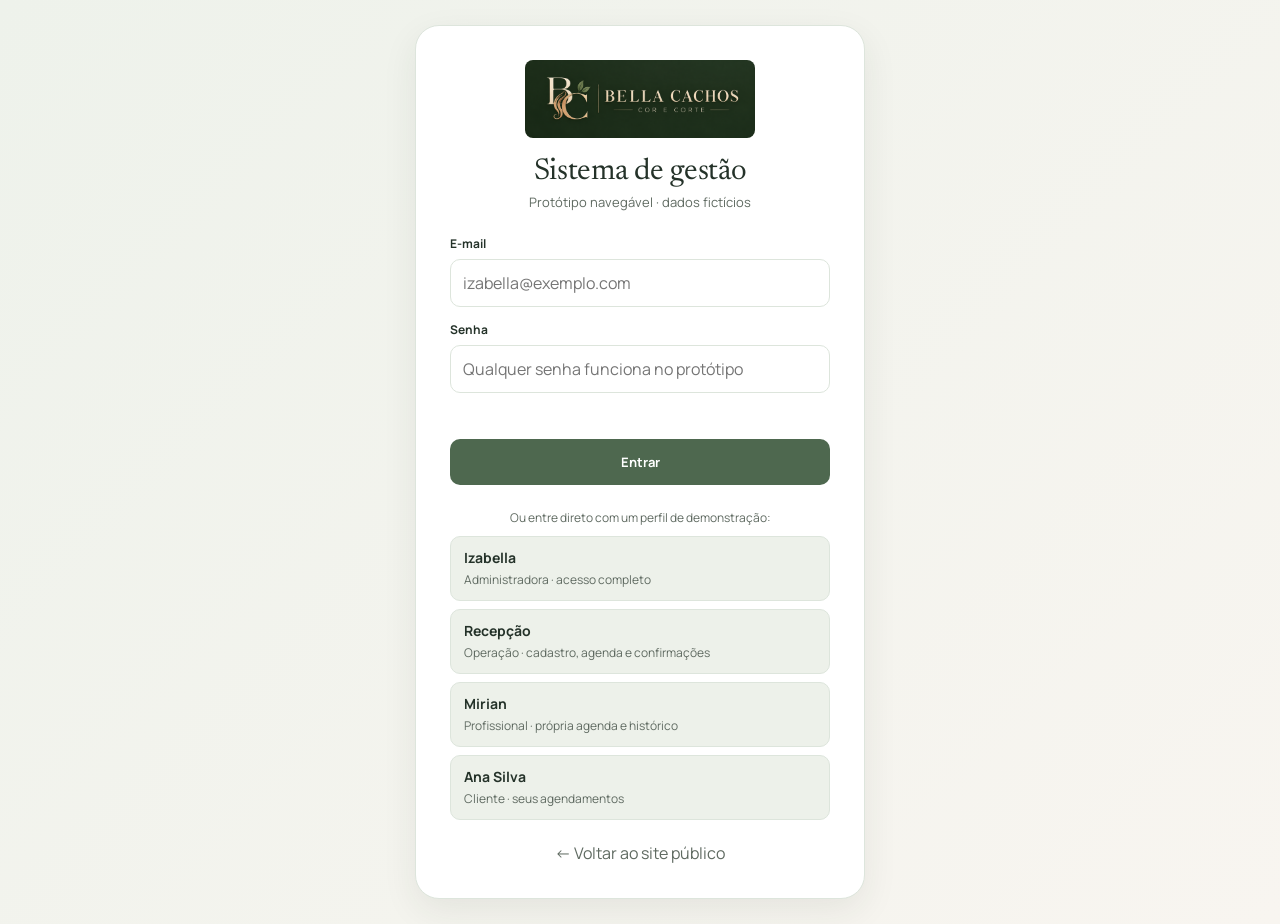
<file: index.html>
<!DOCTYPE html>
<html lang="pt-BR">
<head>
    <meta charset="UTF-8">
    <meta name="viewport" content="width=device-width, initial-scale=1">
    <meta name="robots" content="noindex">
    <title>Entrar | Bella Cachos</title>
    <link rel="icon" type="image/png" href="img/favicon.png">
    <link rel="preconnect" href="https://fonts.googleapis.com">
    <link rel="preconnect" href="https://fonts.gstatic.com" crossorigin>
    <link href="https://fonts.googleapis.com/css2?family=Newsreader:opsz,wght@6..72,400;6..72,500&family=Manrope:wght@400;500;600;700;800&display=swap" rel="stylesheet">
    <link rel="stylesheet" href="css/style.css">
</head>
<body class="carregando" data-pagina="login" data-titulo="Entrar">
    <main class="login-page">
        <section class="login">
            <img class="login-logo" src="img/logo-bella-cachos.png" alt="Bella Cachos — Cor e Corte">
            <h1 class="login-titulo">Sistema de gestão</h1>
            <p class="login-sub">Protótipo navegável · dados fictícios</p>

            <form id="form-login" novalidate>
                <div class="field">
                    <label for="email">E-mail</label>
                    <input id="email" type="email" autocomplete="username" placeholder="izabella@exemplo.com">
                </div>
                <div class="field">
                    <label for="senha">Senha</label>
                    <input id="senha" type="password" autocomplete="current-password" placeholder="Qualquer senha funciona no protótipo">
                </div>
                <p class="erro" id="erro-login" role="alert" style="margin:10px 0 0"></p>
                <button class="btn btn-primary" type="submit">Entrar</button>
            </form>

            <p class="login-demo">Ou entre direto com um perfil de demonstração:</p>
            <div class="demo-users">
                <button type="button" class="demo-user" data-perfil="izabella"><b>Izabella</b><small>Administradora · acesso completo</small></button>
                <button type="button" class="demo-user" data-perfil="recepcao"><b>Recepção</b><small>Operação · cadastro, agenda e confirmações</small></button>
                <button type="button" class="demo-user" data-perfil="mirian"><b>Mirian</b><small>Profissional · própria agenda e histórico</small></button>
                <button type="button" class="demo-user" data-perfil="ana"><b>Ana Silva</b><small>Cliente · seus agendamentos</small></button>
            </div>
            <p style="margin:22px 0 0;text-align:center"><a class="muted" href="https://araujooo16.github.io/bella-cachos/">← Voltar ao site público</a></p>
        </section>
    </main>

    <script src="js/dados.js"></script>
    <script src="js/app.js"></script>
    <script src="js/paginas.js"></script>
</body>
</html>
</file>
<file: css/style.css>
/* =========================================
   BELLA CACHOS — SISTEMA
   Mesma identidade do site público: verde, creme e cobre
   ========================================= */

:root {
    --bg: #F5F6F1;
    --panel: #FFFFFF;
    --soft: #EDF1EA;
    --ink: #243229;
    --muted: #5F6A61;
    --accent: #4E684F;
    --accent-soft: #C9D7C8;
    --terr: #A96845;
    --terr-dark: #8F5538;
    --line: #DDE5DC;
    --danger: #A44B4B;
    --shadow: 0 12px 35px rgba(36, 50, 41, 0.08);
}

*, *::before, *::after { box-sizing: border-box; }

body {
    margin: 0;
    background: var(--bg);
    color: var(--ink);
    font-family: 'Manrope', Arial, sans-serif;
    -webkit-font-smoothing: antialiased;
}

body.carregando { visibility: hidden; }

h1, h2, h3, .kpi-value, .login-titulo {
    font-family: 'Newsreader', Georgia, serif;
    font-weight: 400;
    letter-spacing: -0.01em;
}

button, input, select, textarea { font: inherit; color: inherit; }
button { cursor: pointer; }
a { text-decoration: none; color: inherit; }
small { font-size: 12px; }

a:focus-visible, button:focus-visible, input:focus-visible,
select:focus-visible, textarea:focus-visible {
    outline: 2px solid var(--terr);
    outline-offset: 2px;
}


/* ---------- Estrutura (menu lateral + topo) ---------- */

.app { min-height: 100vh; display: flex; }

.sidebar {
    position: fixed;
    inset: 0 auto 0 0;
    width: 250px;
    padding: 22px 16px;
    overflow: auto;
    background: #243229;
    color: #fff;
    z-index: 30;
    transition: transform 0.25s ease;
}

.brand { display: block; margin-bottom: 20px; }
.brand img { display: block; width: 100%; border-radius: 8px; }

.profile {
    margin-bottom: 14px;
    padding: 13px 12px;
    border: 1px solid #ffffff1c;
    border-radius: 13px;
    background: #ffffff08;
}

.profile strong { display: block; }
.profile span { font-size: 12px; opacity: 0.7; }

.nav-title {
    margin: 20px 12px 8px;
    font-size: 10px;
    letter-spacing: 0.12em;
    text-transform: uppercase;
    opacity: 0.5;
}

.nav a {
    display: block;
    margin: 3px 0;
    padding: 11px 12px;
    border-radius: 10px;
    font-size: 14px;
    color: #ffffffd0;
}

.nav a:hover, .nav a.active { background: #ffffff14; color: #fff; }
.nav a.active { box-shadow: inset 3px 0 0 var(--terr); }

.logout { margin-top: 22px; padding-top: 14px; border-top: 1px solid #ffffff1a; }

.main { margin-left: 250px; width: calc(100% - 250px); min-height: 100vh; }

.topbar {
    position: sticky;
    top: 0;
    z-index: 10;
    height: 68px;
    display: flex;
    align-items: center;
    justify-content: space-between;
    gap: 12px;
    padding: 0 30px;
    background: #fff;
    border-bottom: 1px solid var(--line);
}

.topbar-right { display: flex; align-items: center; gap: 14px; font-size: 13px; }

.tag-proto {
    padding: 5px 10px;
    border-radius: 999px;
    background: #f5eadf;
    color: #9a633c;
    font-size: 11px;
    font-weight: 700;
}

.mobile-menu {
    display: none;
    width: 42px;
    height: 42px;
    border: 1px solid var(--line);
    border-radius: 10px;
    background: var(--soft);
    font-size: 18px;
}

.overlay { display: none; position: fixed; inset: 0; background: #14201980; z-index: 25; }

.page { max-width: 1400px; margin: 0 auto; padding: 30px; }

.eyebrow {
    font-size: 11px;
    font-weight: 800;
    letter-spacing: 0.09em;
    text-transform: uppercase;
    color: var(--accent);
}

h1 { margin: 6px 0; font-size: 38px; line-height: 1.1; }
h2 { margin: 0 0 16px; font-size: 24px; }
h3 { margin: 0 0 8px; font-size: 19px; }
.muted { color: var(--muted); }

.header-row {
    display: flex;
    align-items: flex-start;
    justify-content: space-between;
    gap: 18px;
    margin-bottom: 25px;
}


/* ---------- Cartões, grades e indicadores ---------- */

.grid { display: grid; gap: 18px; }
.kpis { grid-template-columns: repeat(4, minmax(0, 1fr)); }
.two { grid-template-columns: 1.4fr 1fr; }
.three { grid-template-columns: repeat(3, 1fr); }
.mt { margin-top: 18px; }

.card {
    padding: 22px;
    background: var(--panel);
    border: 1px solid var(--line);
    border-radius: 18px;
    box-shadow: var(--shadow);
}

.kpi-label { font-size: 12px; color: var(--muted); }
.kpi-value { margin: 6px 0; font-size: 34px; line-height: 1.1; }
.kpi-foot { font-size: 12px; color: var(--accent); }

.aviso {
    margin-bottom: 18px;
    padding: 14px 18px;
    border-left: 3px solid var(--terr);
    border-radius: 0 12px 12px 0;
    background: #fff;
    font-size: 13px;
    line-height: 1.6;
    color: var(--muted);
}

.destaque {
    padding: 22px;
    border-radius: 18px;
    background: var(--accent);
    color: #fff;
}

.destaque .eyebrow { color: #C9D7C8; }
.destaque h2 { margin: 8px 0; font-size: 30px; }
.destaque p { margin: 0; line-height: 1.7; opacity: 0.92; }

.vazio { padding: 26px; text-align: center; color: var(--muted); font-size: 14px; }


/* ---------- Gráficos simples ---------- */

.chart {
    height: 215px;
    display: flex;
    align-items: flex-end;
    gap: 10px;
    padding: 20px 5px 0;
    border-bottom: 1px solid var(--line);
}

.bar {
    position: relative;
    flex: 1;
    min-width: 10px;
    min-height: 3px;
    border-radius: 7px 7px 0 0;
    background: var(--accent-soft);
}

.bar:hover { background: var(--accent); }

.bar span {
    position: absolute;
    bottom: -22px;
    left: 50%;
    transform: translateX(-50%);
    font-size: 10px;
    color: var(--muted);
}

.chart-legenda { height: 26px; }

.hbar { display: grid; grid-template-columns: 130px 1fr 40px; gap: 12px; align-items: center; padding: 7px 0; font-size: 13px; }
.hbar-trilho { height: 10px; border-radius: 99px; background: var(--soft); overflow: hidden; }
.hbar-trilho i { display: block; height: 100%; border-radius: 99px; background: var(--accent); }
.hbar strong { text-align: right; }


/* ---------- Tabelas e listas ---------- */

.table-wrap { overflow: auto; }
table { width: 100%; border-collapse: collapse; }

th, td {
    padding: 13px 10px;
    border-bottom: 1px solid var(--line);
    text-align: left;
    font-size: 13px;
    white-space: nowrap;
}

th { font-size: 10px; letter-spacing: 0.06em; text-transform: uppercase; color: var(--muted); }
td.valor { text-align: right; font-weight: 700; }
td.saida { color: var(--danger); }

.status {
    display: inline-flex;
    padding: 5px 10px;
    border-radius: 999px;
    background: var(--soft);
    color: var(--accent);
    font-size: 11px;
    font-weight: 700;
    white-space: nowrap;
}

.status.pending { background: #f5eadf; color: #9a633c; }
.status.doing { background: var(--accent); color: #fff; }
.status.done { background: #e8ebe6; color: var(--muted); }
.status.cancel { background: #f6e3e3; color: var(--danger); }

.list { display: grid; gap: 10px; }

.list-item {
    display: flex;
    align-items: center;
    justify-content: space-between;
    gap: 15px;
    padding: 13px 15px;
    border: 1px solid var(--line);
    border-radius: 12px;
}

.acoes { display: flex; align-items: center; justify-content: flex-end; flex-wrap: wrap; gap: 8px; }
.lista-titulo { margin: 22px 0 10px; font-size: 13px; font-weight: 700; color: var(--muted); text-transform: capitalize; }
.lista-titulo:first-child { margin-top: 0; }


/* ---------- Botões, filtros e formulários ---------- */

.btn {
    display: inline-flex;
    align-items: center;
    justify-content: center;
    padding: 10px 15px;
    border: 0;
    border-radius: 10px;
    font-size: 13px;
    font-weight: 700;
    white-space: nowrap;
}

.btn-primary { background: var(--accent); color: #fff; }
.btn-primary:hover { background: #3f563f; }
.btn-soft { background: var(--soft); color: var(--ink); }
.btn-soft:hover, .btn-soft.ativo { background: var(--accent-soft); }
.btn-primary.ativo { background: var(--accent); }
.btn-terr { background: var(--terr); color: #fff; }
.btn-terr:hover { background: var(--terr-dark); }
.btn-danger { background: #f6e3e3; color: var(--danger); }

.filters { display: flex; flex-wrap: wrap; align-items: center; gap: 9px; }

.search {
    min-width: 240px;
    padding: 11px 13px;
    border: 1px solid var(--line);
    border-radius: 10px;
    background: #fff;
}

.form-grid { display: grid; grid-template-columns: repeat(2, minmax(0, 1fr)); gap: 16px; }
.field { display: grid; gap: 7px; }
.field label { font-size: 12px; font-weight: 700; }
.field.full { grid-column: 1 / -1; }

.field input, .field select, .field textarea {
    width: 100%;
    padding: 12px;
    border: 1px solid var(--line);
    border-radius: 10px;
    background: #fff;
}

.erro { grid-column: 1 / -1; min-height: 18px; margin: 0; font-size: 13px; color: var(--danger); }


/* ---------- Janela (modal) e aviso ---------- */

dialog.modal-box {
    width: min(650px, calc(100% - 32px));
    max-height: 90vh;
    padding: 25px;
    border: 0;
    border-radius: 20px;
    background: #fff;
    color: var(--ink);
}

dialog.modal-box::backdrop { background: #14201980; }
.modal-head { display: flex; align-items: center; justify-content: space-between; margin-bottom: 18px; }
.modal-head h2 { margin: 0; }
.close { width: 36px; height: 36px; border: 0; border-radius: 50%; background: var(--soft); font-size: 18px; }

.mensagem-previa {
    width: 100%;
    min-height: 190px;
    padding: 14px;
    border: 1px solid var(--line);
    border-radius: 12px;
    background: var(--soft);
    font-size: 14px;
    line-height: 1.6;
    resize: vertical;
}

.toast {
    position: fixed;
    bottom: 24px;
    left: 50%;
    z-index: 60;
    max-width: calc(100% - 32px);
    padding: 13px 20px;
    border-radius: 12px;
    background: #243229;
    color: #fff;
    font-size: 14px;
    transform: translate(-50%, 20px);
    opacity: 0;
    transition: opacity 0.25s ease, transform 0.25s ease;
}

.toast.visivel { opacity: 1; transform: translate(-50%, 0); }


/* ---------- Login ---------- */

.login-page {
    min-height: 100vh;
    display: grid;
    place-items: center;
    padding: 25px;
    background: linear-gradient(135deg, #eef2eb, #f8f5f0);
}

.login {
    width: min(450px, 100%);
    padding: 34px;
    border: 1px solid var(--line);
    border-radius: 24px;
    background: #fff;
    box-shadow: var(--shadow);
}

.login-logo { display: block; width: 230px; max-width: 100%; margin: 0 auto 18px; border-radius: 8px; }
.login-titulo { text-align: center; font-size: 30px; margin: 0 0 4px; }
.login-sub { margin: 0 0 24px; text-align: center; font-size: 13px; color: var(--muted); }
.login .field + .field { margin-top: 14px; }
.login .btn { width: 100%; margin-top: 18px; padding: 14px; }
.login-demo { margin: 24px 0 10px; text-align: center; font-size: 12px; color: var(--muted); }
.demo-users { display: grid; gap: 8px; }

.demo-user {
    padding: 11px 13px;
    border: 1px solid var(--line);
    border-radius: 10px;
    background: var(--soft);
    text-align: left;
}

.demo-user:hover { border-color: var(--accent); }
.demo-user b { display: block; font-size: 14px; }
.demo-user small { color: var(--muted); }


/* ---------- Responsivo ---------- */

@media (max-width: 1000px) {
    .kpis { grid-template-columns: repeat(2, 1fr); }
    .two, .three { grid-template-columns: 1fr; }
}

@media (max-width: 900px) {
    .sidebar { transform: translateX(-100%); }
    .menu-aberto .sidebar { transform: none; }
    .menu-aberto .overlay { display: block; }
    .main { margin-left: 0; width: 100%; }
    .mobile-menu { display: block; }
    .topbar { padding: 0 16px; }
    .hide-sm { display: none; }
}

@media (max-width: 600px) {
    .page { padding: 22px 16px; }
    .header-row { flex-direction: column; }
    .form-grid { grid-template-columns: 1fr; }
    .field.full { grid-column: auto; }
    .search { min-width: 0; width: 100%; }
    .kpi-value { font-size: 26px; }
    .card { padding: 16px; }
    h1 { font-size: 30px; }
    .list-item { flex-direction: column; align-items: flex-start; }
    .acoes { justify-content: flex-start; }
    .hbar { grid-template-columns: 96px 1fr 32px; }
    .tag-proto { display: none; }
}

.sr-only { position: absolute; width: 1px; height: 1px; overflow: hidden; clip: rect(0 0 0 0); white-space: nowrap; }
</file>
